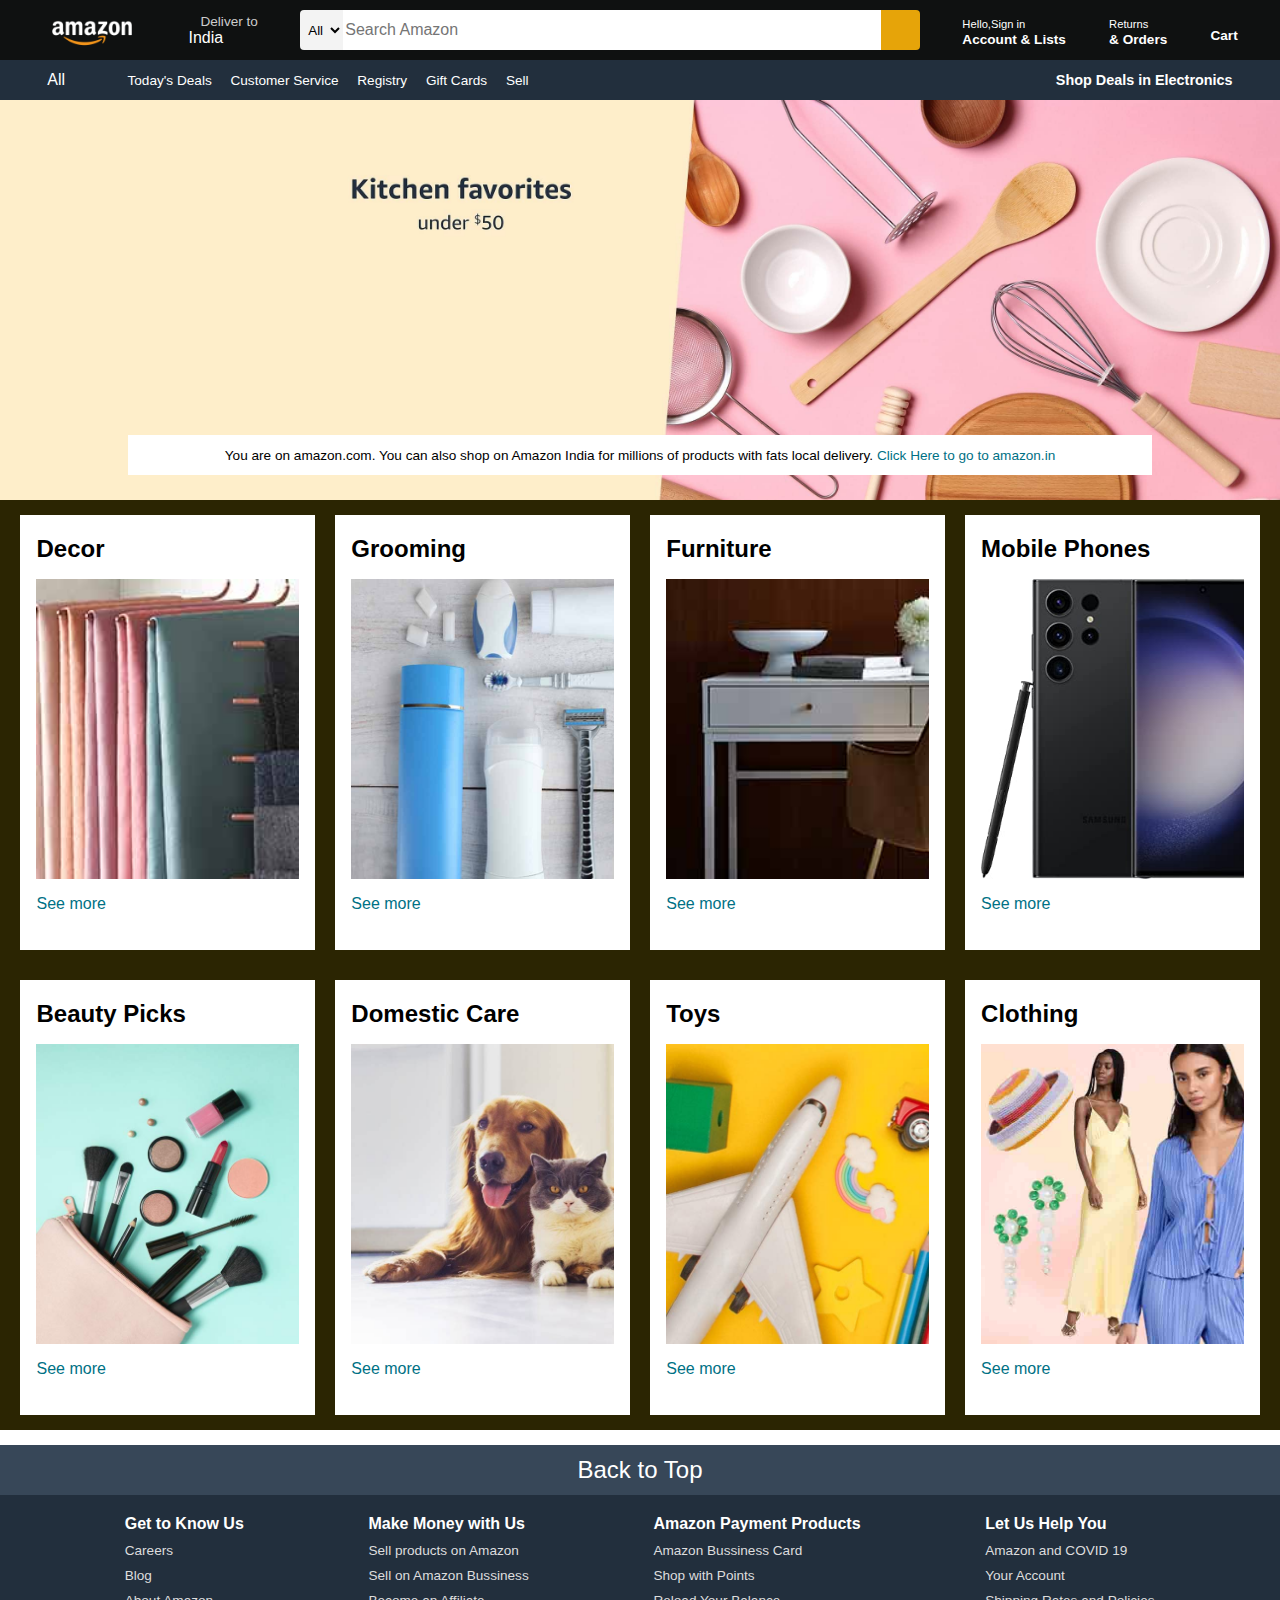
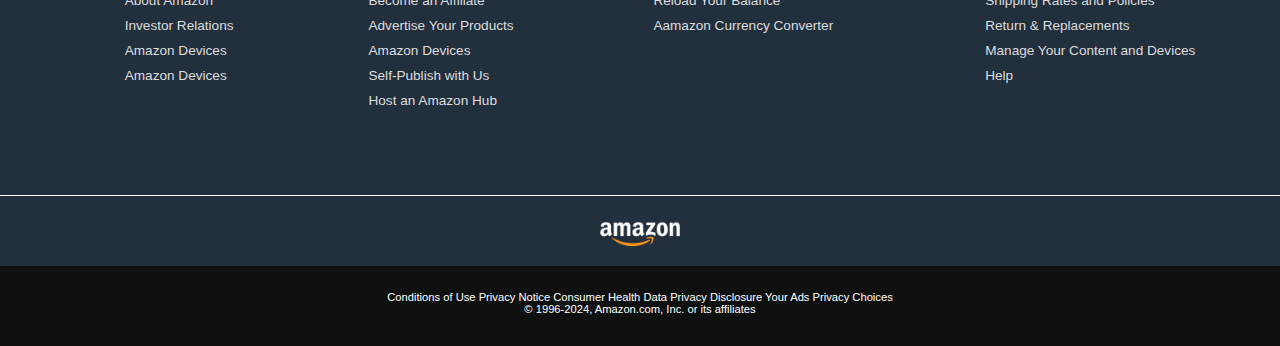
<file: Amazone Home Page Clone/index.html>
<!DOCTYPE html>
<html lang="en">
<head>
    <meta charset="UTF-8">
    <meta name="viewport" content="width=device-width, initial-scale=1.0">
    <link rel="stylesheet" href="https://cdnjs.cloudflare.com/ajax/libs/font-awesome/6.4.0/css/all.min.css" integrity="sha512-iecdLmaskl7CVkqkXNQ/ZH/XLlvWZOJyj7Yy7tcenmpD1ypASozpmT/E0iPtmFIB46ZmdtAc9eNBvH0H/ZpiBw==" crossorigin="anonymous" referrerpolicy="no-referrer" />
    <link rel="stylesheet" href="style.css">
    <title>Amazon</title>
</head>
<body>
     <header>
        <div class="navbar">
            <div class="nav-logo border">
                <div class="logo">
                </div>
            </div>
            <div class="nav-address border">
                <p class="add-first">Deliver to</p>
                <div class="add-icon">
                    <i class="fa-solid fa-location-dot"></i>
                    <p class="add-sec">India</p>
                </div>
            </div>
            <div class="nav-search">
                <select class="search-select">
                    <option>All</option>
                </select>
                <input placeholder="Search Amazon" class= "search-input">
                 <div class="search-icon"> 
                    <i class="fa-solid fa-magnifying-glass"></i>
                 </div>
            </div>
            <div class="nav-signin border">
                <p><span>Hello,Sign in</span></p>
                <p class="nav-second">Account & Lists</p>
            </div>
            <div class="nav-return border">
                <p><span>Returns</span></p>
                <p class="nav-second">& Orders </p>
            </div>
            <div class="nav-cart border">
                <i class="fa-solid fa-cart-shopping"></i>
                Cart
            </div>
        </div>
        <div class="panel">
            <div class="panel-all">
                <i class="fa-solid fa-bars"></i>
                All
            </div>
            <div class="panel-ops">
                <p>Today's Deals</p>
                <P>Customer Service</P>
                <p>Registry</p>
                <p>Gift Cards</p>
                <P>Sell</P>
            </div>
            <div class="panel-deals">
                Shop Deals in Electronics
            </div>
        </div>
     </header>
     <div class="hero-section">
        <div class="hero-msg">
             <p> You are on amazon.com. You can also shop on Amazon India for millions of products with fats local delivery. <a>Click Here to go to amazon.in</a></p>
        </div>
     </div>

     <div class="shop-section">
        <div class="box">
            <div class="box-content">
                <h2>Decor</h2>
                <div class="box-img" style="background-image: url(box1_image.jpg);"></div>
                <p>See more</p>
            </div>
        </div>
        <div class="box">
            <div class="box-content">
                <h2>Grooming</h2>
                <div class="box-img" style="background-image: url(box2_image.jpg);"></div>
                <p>See more</p>
            </div>
        </div>
        <div class="box">
            <div class="box-content">
                <h2>Furniture</h2>
                <div class="box-img" style="background-image: url(box3_image.jpg);"></div>
                <p>See more</p>
            </div>
        </div>
        <div class="box">
            <div class="box-content">
                <h2>Mobile Phones</h2>
                <div class="box-img" style="background-image: url(box4_image.jpg);"></div>
                <p>See more</p>
            </div>
        </div>
        <div class="box">
            <div class="box-content">
                <h2>Beauty Picks</h2>
                <div class="box-img" style="background-image: url(box5_image.jpg);"></div>
                <p>See more</p>
            </div>
        </div>
        <div class="box">
            <div class="box-content">
                <h2>Domestic Care</h2>
                <div class="box-img" style="background-image: url(box6_image.jpg);"></div>
                <p>See more</p>
            </div>
        </div>
        <div class="box">
            <div class="box-content">
                <h2>Toys</h2>
                <div class="box-img" style="background-image: url(box7_image.jpg);"></div>
                <p>See more</p>
            </div>
        </div>
        <div class="box">
            <div class="box-content">
                <h2>Clothing</h2>
                <div class="box-img" style="background-image: url(box8_image.jpg);"></div>
                <p>See more</p>
            </div>
        </div> 
     </div>
     <footer>
        <div class="foot-panel1">
            Back to Top
        </div>
        <div class="foot-panel2">
            <ul>
                <p>Get to Know Us</p>
                <a>Careers</a>
                <a>Blog</a>
                <a>About Amazon</a>
                <a>Investor Relations</a>
                <a>Amazon Devices</a>
                <a>Amazon Devices</a>
            </ul>
            <ul>
                <p>Make Money with Us</p>
                <a>Sell products on Amazon</a>
                <a>Sell on Amazon Bussiness</a>
                <a>Become an Affiliate</a>
                <a>Advertise Your Products</a>
                <a>Amazon Devices</a>
                <a>Self-Publish with Us</a>
                <a>Host an Amazon Hub</a>
            </ul>
            <ul>
                <p>Amazon Payment Products</p>
                <a>Amazon Bussiness Card</a>
                <a>Shop with Points</a>
                <a>Reload Your Balance</a>
                <a>Aamazon Currency Converter</a>
            </ul>
            <ul>
                <p>Let Us Help You</p>
                <a>Amazon and COVID 19</a>
                <a>Your Account</a>
                <a>Shipping Rates and Policies</a>
                <a>Return & Replacements</a>
                <a>Manage Your Content and Devices</a>
                <a>Help</a>
            </ul>
        </div>
        <div class="foot-panel3">
            <div class="panel3-logo">
            </div>
        </div>
        <div class="foot-panel4">
            <div class="pages">
                <a>Conditions of Use</a>
                <a>Privacy Notice</a>
                <a>Consumer Health Data Privacy Disclosure</a>
                <a>Your Ads Privacy Choices</a>
            </div>
            <div class="copyright">© 1996-2024, Amazon.com, Inc. or its affiliates </div>
        </div>
     </footer>
</body>
</html>
</file>
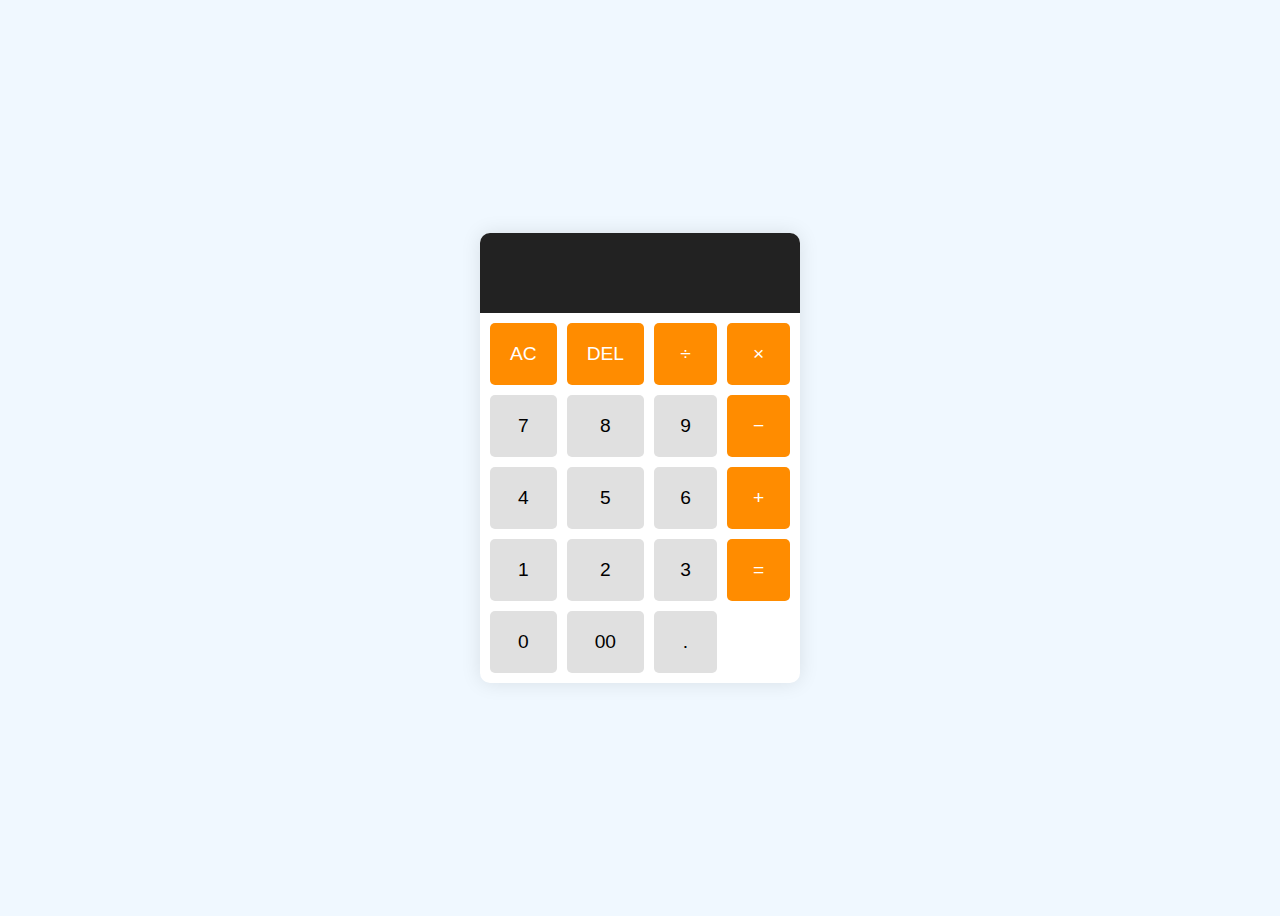
<file: Calculator/index.html>
<!DOCTYPE html>
<html lang="en">
<head>
    <meta charset="UTF-8">
    <meta name="viewport" content="width=device-width, initial-scale=1.0">
    <title>Colorful Calculator</title>
    <link rel="stylesheet" href="style.css">
</head>
<body>
    <div class="calculator">
        <div class="display" id="display"></div>
        <div class="buttons">
            <button class="btn operator" data-value="AC">AC</button>
            <button class="btn operator" data-value="DEL">DEL</button>
            <button class="btn operator" data-value="/">÷</button>
            <button class="btn operator" data-value="*">×</button>
            <button class="btn" data-value="7">7</button>
            <button class="btn" data-value="8">8</button>
            <button class="btn" data-value="9">9</button>
            <button class="btn operator" data-value="-">−</button>
            <button class="btn" data-value="4">4</button>
            <button class="btn" data-value="5">5</button>
            <button class="btn" data-value="6">6</button>
            <button class="btn operator" data-value="+">+</button>
            <button class="btn" data-value="1">1</button>
            <button class="btn" data-value="2">2</button>
            <button class="btn" data-value="3">3</button>
            <button class="btn operator" data-value="=">=</button>
            <button class="btn" data-value="0">0</button>
            <button class="btn" data-value="00">00</button>
            <button class="btn" data-value=".">.</button>
        </div>
    </div>
    <script src="script.js"></script>
</body>
</html>
</file>
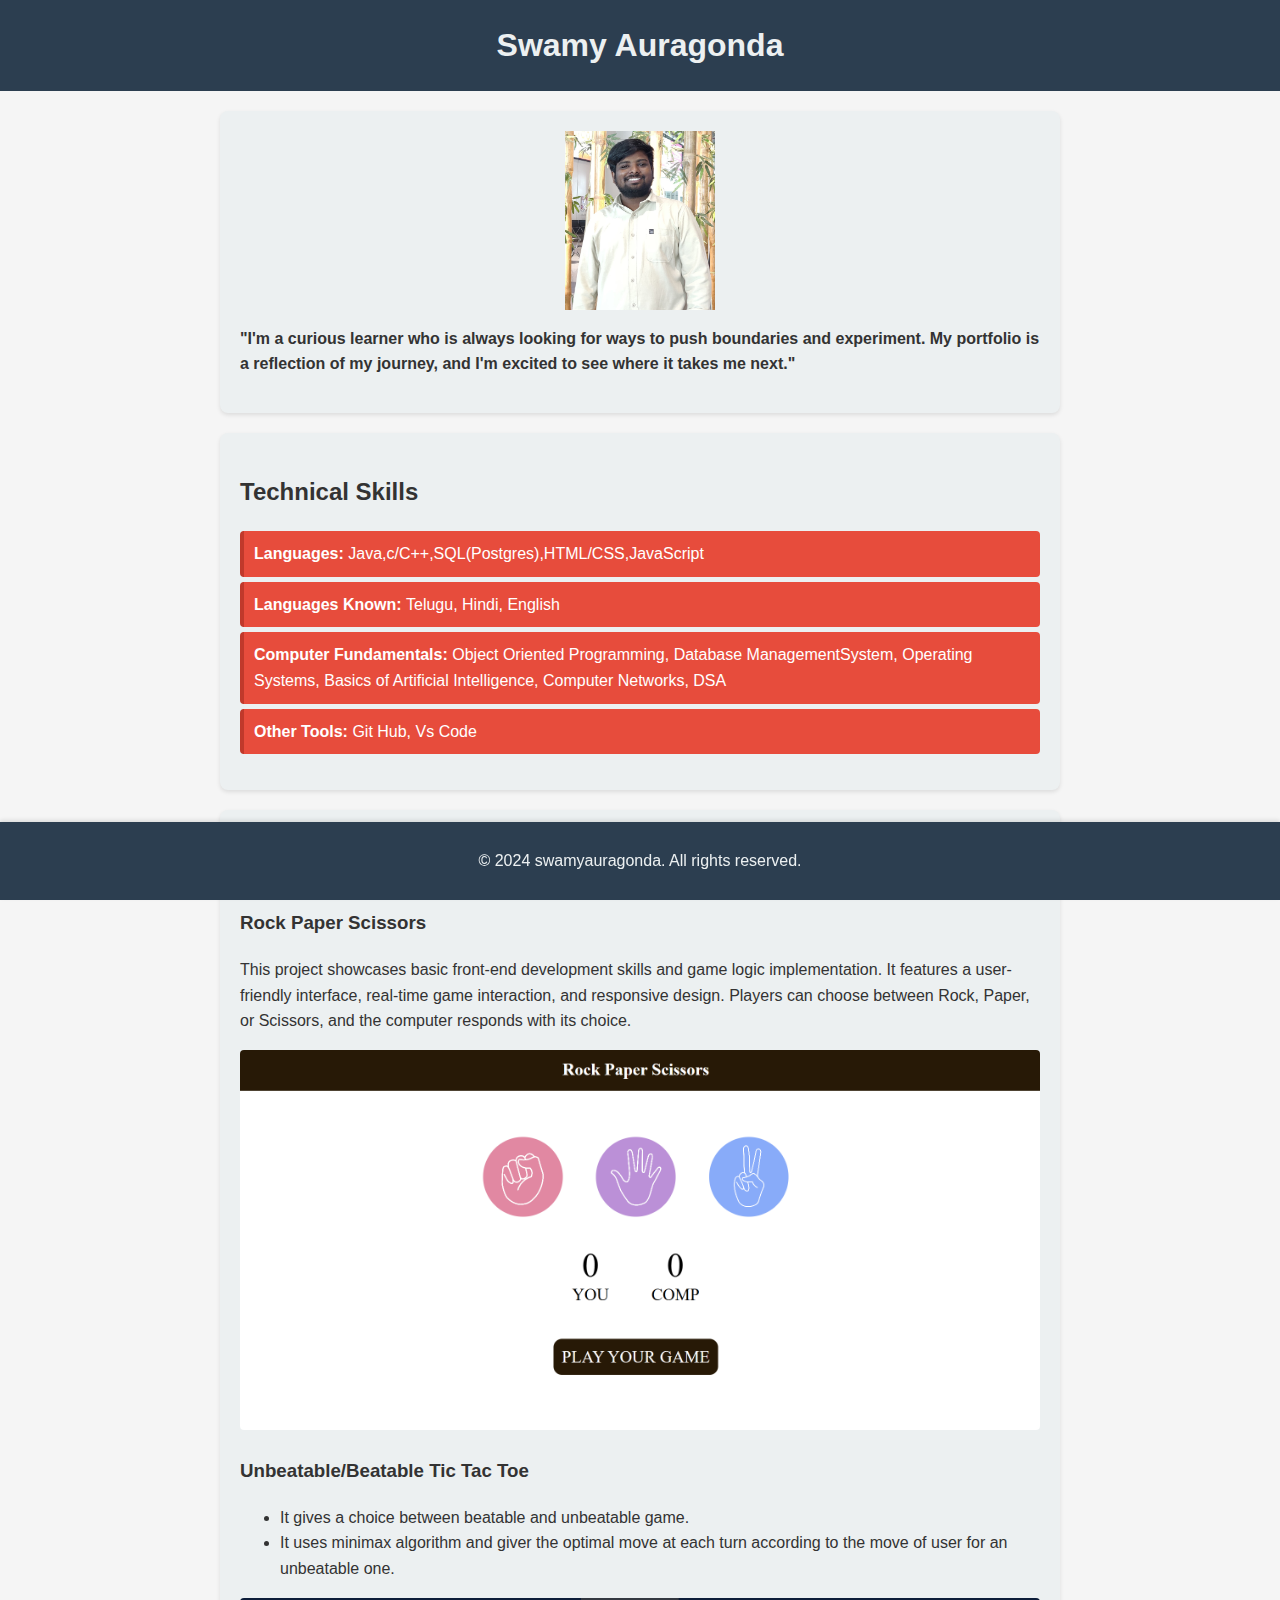
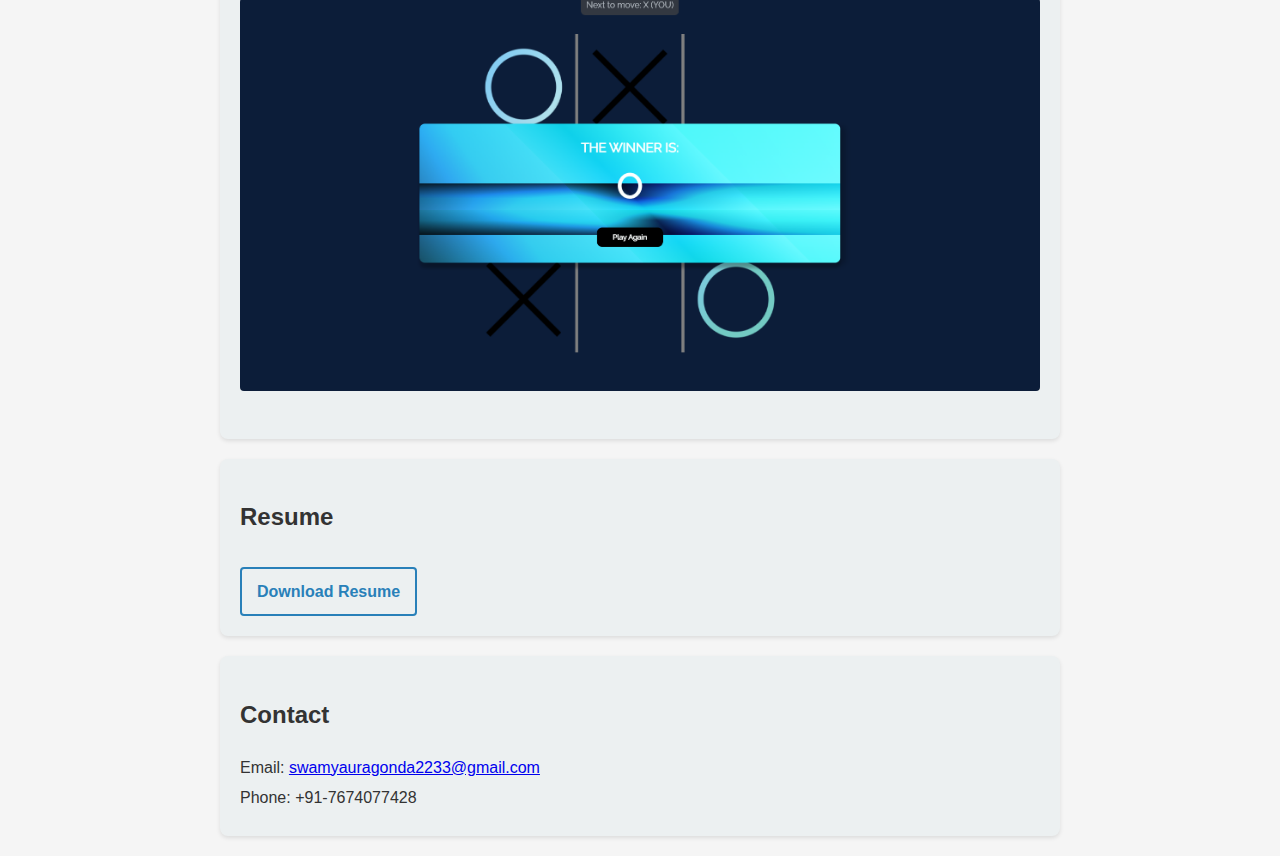
<file: PortFolio/index.html>
<!DOCTYPE html>
<html lang="en">
<head>
    <meta charset="UTF-8">
    <meta name="viewport" content="width=device-width, initial-scale=1.0">
    <title>Personal Portfolio</title>
    <link rel="stylesheet" href="style.css">
</head>
<body>
    <header>
        <h1>Swamy Auragonda</h1>
        <p></p>
    </header>
    
    <section id="about">
        <img src="photo.jpg" alt="Your Name">
        <p><b>"I'm a curious learner who is always looking for ways to push boundaries and experiment. My portfolio is a reflection of my journey, and I'm excited to see where it takes me next."</b></p>
    </section>

    <section id="skills">
        <h2>Technical Skills</h2>
        <ul>
            <li><b>Languages: </b> Java,c/C++,SQL(Postgres),HTML/CSS,JavaScript</li>
            <li><b>Languages Known: </b>Telugu, Hindi, English</li>
            <li><b>Computer Fundamentals: </b>Object Oriented Programming, Database ManagementSystem, Operating Systems,
                Basics of Artificial Intelligence, Computer Networks, DSA</li>
                <li><b>Other Tools: </b>Git Hub, Vs Code</li>
            <!-- Add more skills as needed -->
        </ul>
    </section>

    <section id="projects">
        <h2>Projects</h2>
        <div class="project">
            <h3>Rock Paper Scissors</h3>
            <p>This project showcases basic front-end development skills and game logic implementation. It features a user-friendly interface, real-time game interaction, and responsive design. Players can choose between Rock, Paper, or Scissors, and the computer responds with its choice.</p>
            <img src="Screenshot 2024-07-04 123643.png" alt="Project Image">
            <h3>Unbeatable/Beatable Tic Tac Toe</h3>
            <ul>
                <li>It gives a choice between beatable and unbeatable game.</li>
                <li>It uses minimax algorithm and giver the optimal move at each turn according to the move
                    of user for an unbeatable one.</li>
            </ul>
            <img src="Screenshot 2024-07-04 124243.png" alt="Project Image">
        </div>
        <!-- Add more projects as needed -->
    </section>

    <section id="resume">
        <h2>Resume</h2>
        <a href="resume_swamy_final.pdf" download>Download Resume</a>
    </section>

    <section id="contact">
        <h2>Contact</h2>
        <p>Email: <a href="mailto:your-email@example.com">swamyauragonda2233@gmail.com</a></p>
        <p>Phone: +91-7674077428</p>
    </section>

    <footer>
        <p>&copy; 2024 swamyauragonda. All rights reserved.</p>
    </footer>
</body>
</html>
</file>
<file: Amazone Home Page Clone/style.css>
*{
    margin: 0;
    font-family: Arial, Helvetica, sans-serif;
    border: border-box ;
}
.navbar{
    height: 60px;
    background-color: #0f1111;
    color: white;  
    display: flex;
    justify-content: space-evenly ;
    align-items: center;
}
.nav-logo{
    height: 50px;
    width: 100px;
}
.logo{
    background-image: url("amazon_logo.png") ;
    height: 50px;
    width:100%;
    background-size: cover;
}
.border{
    border: 1.5px solid transparent;
}
.border:hover{
    border: 1.5px solid white;
}
/**box2**/
.add-first{
    color: #cccccc;
    font-size: 0.85rem;
    margin-left: 15px;

}
.add-sec{ 
    font-size: 1rem;
    margin-left: 3px;

}
.add-icon{
    display: flex;
    align-items: center;
}
/**box3**/
.nav-search{
    display: flex;
    justify-content: space-evenly;
    width: 620px;
    height: 40px;
    border-radius: 4px;

}
.search-select{
    background-color: #f3f3f3;
    width: 50px;
    text-align: center;
    border-top-left-radius: 4px;
    border-bottom-left-radius: 4px;
    border: none;
}
.search-input{
    width: 100%;
    font-size: 1rem;
    border: none;
}
.search-icon{
    width: 45px;
    display: flex;
    justify-content: center;
    align-items: center;
    font-size: 1.2rem;
    background-color: rgb(230, 164, 9);
    border-top-right-radius: 4px;
    border-bottom-right-radius: 4px;
    color: #0f1111;
}
.nav-search:hover{
    border: 2px solid orange;
}
/**box4**/
span{
    font-size: 0.7rem;
}
.nav-second{
    font-size: 0.85rem;
    font-weight: 700 ;
}
/**box6**/
.nav-cart i{
    font-size: 30px;
}
.nav-cart{
    font-size:  0.85rem;
    font-weight: 700;
}
/**PANEL**/
.panel{
    height: 40px;
    background-color: #222f3d;
    display: flex;
    color: white;
    align-items: center;
    justify-content: space-evenly;
}
.panel-ops p{
    display: inline;
    margin-left: 15px;
}
.panel-ops{
    width: 70%;
    font-size: 0.85rem;
}
.panel-deals{
    font-size: 0.9rem;
    font-weight: 700;
}
/**Hero Section**/
.hero-section{
    background-image: url(hero_image.jpg);
    height: 400px;
    background-size: cover;
    display: flex;
    justify-content: center;
    align-items: flex-end;

}
.hero-msg{
    background-color: white;
    color: black;
    height: 40px;
    display: flex;
    align-items: center;
    justify-content: center;
    font-size: 0.85rem;
    width: 80%;
    margin: 25px;
}
.hero-msg a{
    color: #007185;
}
/**shop-section**/
.shop-section{
    display: flex;
    justify-content: space-evenly;
    flex-wrap: wrap;
    background-color: rgb(43, 37, 2);
}
.box{
    border: 2px;
    height: 400px;
    width: 23%;
    background-color: white;
    padding: 20px 0px 15px;
    margin-top: 15px;
    margin-bottom: 15px;
}
.box-img{
    height: 300px;
    background-size: cover;
    margin-top: 1rem;
    margin-bottom: 1rem;
}
.box-content{
    margin-left: 1rem;
    margin-right: 1rem;
}
.box-content p{
    color: #007185;
}
/**footer**/
footer{
    margin-top: 15px;
}
.foot-panel1{
    background-color: #374758;
    color: white;
    height: 50px;
    display: flex;
    justify-content: center;
    align-items: center;
    font-size: 1.5rem;
}
.foot-panel2{
    background-color: #222f3d;
    color: white;
    height: 300px;
    display: flex;
    justify-content: space-evenly;
}
ul{
    margin-top: 20px;
}
ul a{
    display: block;
    font-size: 0.85rem;
    margin-top: 10px;
    color: #dddddd;
}
ul p{
    font-weight: 550;
}
.foot-panel3{
    background-color: #222f3d;
    color: white;
    border-top: 0.5px solid white;
    height: 70px;
    display: flex;
    justify-content: center;
    align-items: center;
}
.panel3-logo{
    background-image: url("amazon_logo.png") ;
    height: 50px;
    width:100px;
    background-size: cover;
}
.foot-panel4{
    background-color: #0f1111;
    color: white;
    height: 80px;
    text-align: center;
    font-size: 0.7rem;
}
.pages{
   padding-top: 25px;
}
.copyright{
    text-align: center;
}
</file>
<file: Calculator/style.css>
body {
    display: flex;
    justify-content: center;
    align-items: center;
    height: 100vh;
    background-color: #f0f8ff;
    font-family: Arial, sans-serif;
}

.calculator {
    background-color: #ffffff;
    border-radius: 10px;
    box-shadow: 0px 0px 20px rgba(0, 0, 0, 0.1);
    width: 320px;
}

.display {
    background-color: #222222;
    color: #ffffff;
    font-size: 2em;
    padding: 20px;
    text-align: right;
    border-radius: 10px 10px 0 0;
    overflow: hidden;
    white-space: nowrap;
    text-overflow: ellipsis;
    height: 40px;
}

.buttons {
    display: grid;
    grid-template-columns: repeat(4, 1fr);
    gap: 10px;
    padding: 10px;
}

.btn {
    background-color: #e0e0e0;
    border: none;
    border-radius: 5px;
    font-size: 1.2em;
    padding: 20px;
    transition: background-color 0.3s;
}

.btn:hover {
    background-color: #d3d3d3;
}

.operator {
    background-color: #ff8c00;
    color: #ffffff;
}

.operator:hover {
    background-color: #ff7f50;
}

.clear {
    background-color: #ff4500;
    color: #ffffff;
}

.clear:hover {
    background-color: #ff6347;
}
</file>
<file: PortFolio/style.css>
/* styles.css */

body {
    font-family: Arial, sans-serif;
    line-height: 1.6;
    margin: 0;
    padding: 0;
    background-color: #f5f5f5;
    color: #333;
}

header {
    background-color: #2c3e50;
    color: #ecf0f1;
    padding: 20px 0;
    text-align: center;
}

header h1 {
    margin: 0;
}

header p {
    margin: 0;
    font-style: italic;
}

section {
    padding: 20px;
    margin: 20px auto;
    width: 90%;
    max-width: 800px;
    background-color: #ecf0f1;
    border-radius: 8px;
    box-shadow: 0 2px 4px rgba(0, 0, 0, 0.1);
    transition: transform 0.3s, background-color 0.3s;
}

section:hover {
    transform: scale(1.05);
    background-color: #dfe6e9;
}

#about img {
    max-width: 150px;
    display: block;
    margin: 0 auto 10px;
    transition: transform 0.3s;
}

#about img:hover {
    transform: scale(1.1);
}

#skills ul {
    list-style-type: none;
    padding: 0;
}

#skills ul li {
    background: #e74c3c;
    color: #fff;
    margin: 5px 0;
    padding: 10px;
    border-left: 4px solid #c0392b;
    border-radius: 4px;
    transition: background-color 0.3s;
}

#skills ul li:hover {
    background-color: #c0392b;
}

#projects .project {
    margin-bottom: 20px;
    transition: transform 0.3s, box-shadow 0.3s;
}

#projects .project img {
    max-width: 100%;
    height: auto;
    border-radius: 4px;
    transition: transform 0.3s;
}

#projects .project:hover {
    transform: scale(1.05);
    box-shadow: 0 4px 8px rgba(0, 0, 0, 0.1);
}

#projects .project img:hover {
    transform: scale(1.1);
}

#resume a {
    color: #2980b9;
    text-decoration: none;
    font-weight: bold;
    display: inline-block;
    margin-top: 10px;
    padding: 10px 15px;
    border: 2px solid #2980b9;
    border-radius: 4px;
    transition: background-color 0.3s, color 0.3s;
}

#resume a:hover {
    background-color: #2980b9;
    color: #ecf0f1;
}

#contact p {
    margin: 5px 0;
    transition: color 0.3s;
}

#contact p:hover {
    color: #2980b9;
}

footer {
    background-color: #2c3e50;
    color: #ecf0f1;
    text-align: center;
    padding: 10px 0;
    position: fixed;
    width: 100%;
    bottom: 0;
    box-shadow: 0 -2px 4px rgba(0, 0, 0, 0.1);
    transition: background-color 0.3s;
}

footer:hover {
    background-color: #34495e;
}
</file>
